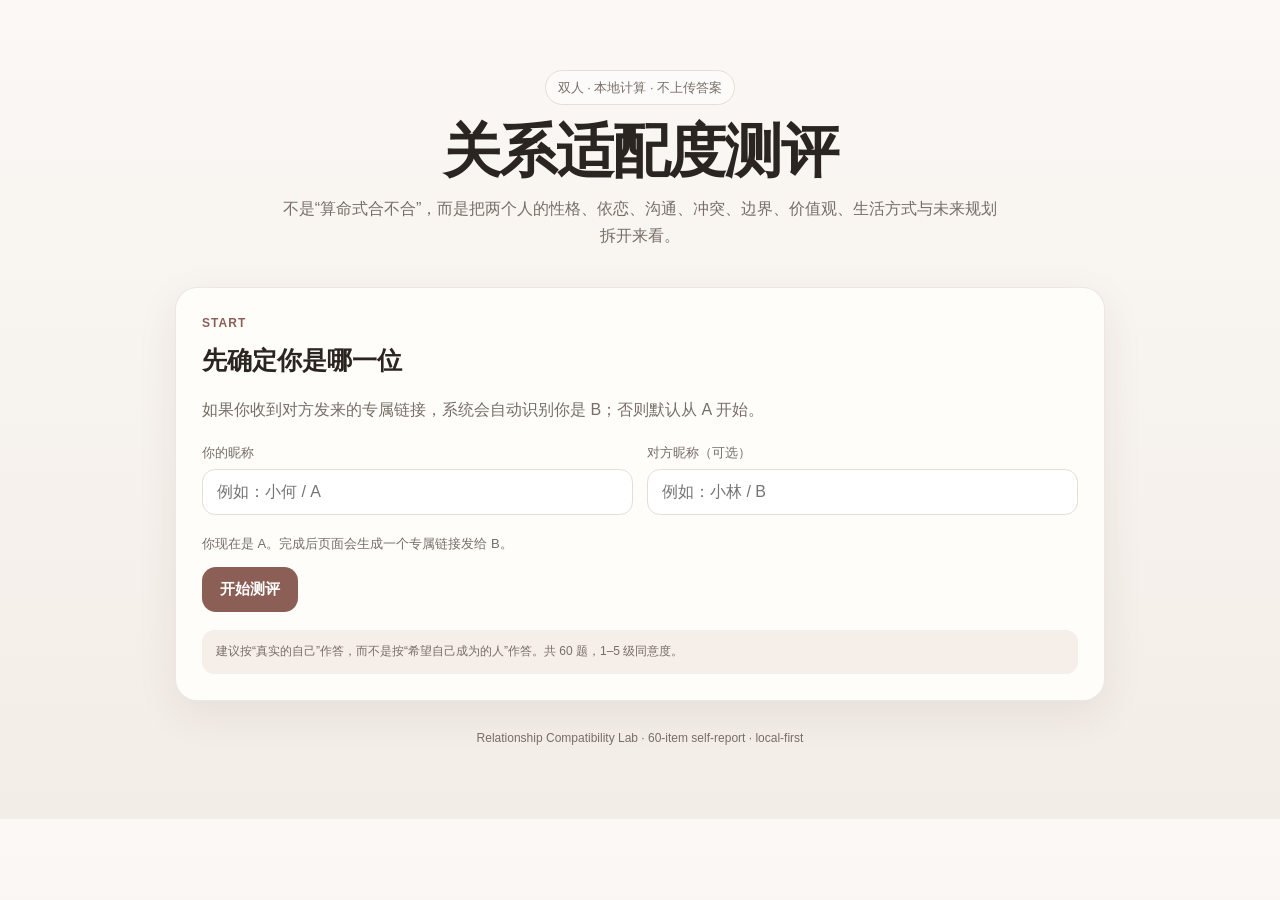
<file: couple-assets/index.html>
<!doctype html>
<html lang="zh-CN">
<head>
<meta charset="utf-8">
<meta name="viewport" content="width=device-width,initial-scale=1">
<title>双人关系适配度测评</title>
<meta name="description" content="双人情侣关系适配度测评：分别填写，生成性格画像、相似互补、冲突风险与长期关系建议。">
<link rel="stylesheet" href="/couple-assets/style.css">
</head>
<body>
<main class="wrap">
<header class="hero"><span class="badge">双人 · 本地计算 · 不上传答案</span><h1>关系适配度测评</h1><p>不是“算命式合不合”，而是把两个人的性格、依恋、沟通、冲突、边界、价值观、生活方式与未来规划拆开来看。</p></header>

<section id="intro" class="card">
<div class="kicker">START</div><h2>先确定你是哪一位</h2>
<p class="muted">如果你收到对方发来的专属链接，系统会自动识别你是 B；否则默认从 A 开始。</p>
<div class="formrow">
<label>你的昵称<input id="nickname" maxlength="18" placeholder="例如：小何 / A"></label>
<label>对方昵称（可选）<input id="partnername" maxlength="18" placeholder="例如：小林 / B"></label>
</div>
<p id="roleHint" class="mini"></p>
<button id="startBtn" class="btn">开始测评</button>
<div class="note">建议按“真实的自己”作答，而不是按“希望自己成为的人”作答。共 60 题，1–5 级同意度。</div>
</section>

<section id="quiz" class="card hidden">
<div class="qhead"><span id="qcat" class="chip"></span><span id="qno" class="mini"></span></div>
<div class="progress"><i id="progress"></i></div>
<div id="question" class="question"></div>
<div id="scale" class="scale"></div>
<div class="nav"><button id="prevBtn" class="btn secondary">上一题</button><button id="nextBtn" class="btn" disabled>下一题</button></div>
</section>

<section id="share" class="card hidden">
<div class="kicker">A 已完成</div><h2>把专属链接发给另一位</h2>
<p class="muted">链接只携带 A 的答题编码，不需要登录；B 完成后直接在浏览器生成联合报告。</p>
<div id="shareUrl" class="sharebox"></div>
<div class="actions"><button id="copyBtn" class="btn">复制链接</button><span id="copyOk" class="ok"></span></div>
<div class="note">拿到链接的人可以参与配对测评，所以只发给你希望参与的人。</div>
</section>

<section id="report" class="hidden">
<section class="card scorecard">
<div class="ring" id="totalRing" style="--v:0"><div><strong id="totalScore">0</strong><small>/100</small></div></div>
<div><div class="kicker">COUPLE REPORT</div><h2 id="reportTitle"></h2><p id="reportSummary" class="muted"></p><div id="headlinePills"></div></div>
<div class="note full">本测评用于关系自我理解，不是临床心理诊断，也不替代现实相处经验、共同决策或专业咨询。总分不等于“应该结婚/分手”。</div>
</section>

<section class="card"><h2>两个人的性格画像</h2><p class="muted">先看“各自是什么样的人”，再看“放在一起会发生什么”。</p><div id="people" class="grid2"></div></section>
<section class="card"><h2>关系核心维度</h2><p class="muted">分数越高，代表这组组合在该维度更容易形成稳定配合；差距不是天然坏事，关键看是否可协商。</p><div id="dims" class="dims"></div></section>
<section class="card"><h2>相似、互补与冲突</h2><div class="grid2"><div><h3>主要相似点</h3><ul id="similar"></ul></div><div><h3>主要互补点</h3><ul id="complement"></ul></div></div><h3>潜在冲突源</h3><div id="conflicts"></div></section>
<section class="card"><h2>长期关系分析</h2><div id="longterm"></div><h3>最值得认真谈清楚的问题</h3><ol id="questionsToDiscuss"></ol></section>
<section class="card"><h2>详细对照</h2><div class="tablewrap"><table><thead><tr><th>维度</th><th id="thA">A</th><th id="thB">B</th><th>差距</th><th>解读</th></tr></thead><tbody id="compareBody"></tbody></table></div></section>
<section class="card"><button id="restartBtn" class="btn secondary">重新开始一组测评</button></section>
</section>
<footer>Relationship Compatibility Lab · 60-item self-report · local-first</footer>
</main>
<script src="/couple-assets/questions.js"></script>
<script src="/couple-assets/app.js"></script>
</body>
</html>
</file>
<file: couple-assets/style.css>
:root{--bg:#f6f2ed;--card:#fffdfa;--ink:#2b2521;--muted:#776e67;--line:#e8ddd4;--accent:#8c5f56;--accent2:#c69a8d;--soft:#f1e4de;--good:#5d8068;--warn:#b17a48;--bad:#a75d5d;--shadow:0 14px 42px rgba(63,43,33,.08)}
*{box-sizing:border-box}body{margin:0;background:linear-gradient(180deg,#fbf8f5 0,#f3ede7 100%);color:var(--ink);font-family:-apple-system,BlinkMacSystemFont,"Segoe UI","PingFang SC","Microsoft YaHei",sans-serif;line-height:1.65}.wrap{width:min(930px,92vw);margin:auto;padding:28px 0 70px}.hero{text-align:center;padding:42px 0 18px}.hero h1{font-size:clamp(34px,6vw,58px);line-height:1.05;margin:16px 0 14px;letter-spacing:-.03em}.hero p{max-width:720px;margin:auto;color:var(--muted)}.badge,.chip,.pill{display:inline-block;border-radius:999px}.badge{padding:6px 12px;border:1px solid var(--line);background:#fff9;color:var(--muted);font-size:13px}.card{background:var(--card);border:1px solid rgba(140,95,86,.14);box-shadow:var(--shadow);border-radius:22px;padding:26px;margin-top:20px}h2{margin:6px 0 4px;font-size:25px}h3{margin:22px 0 6px}.muted,.mini{color:var(--muted)}.mini{font-size:13px}.kicker{font-size:12px;font-weight:800;letter-spacing:.09em;color:var(--accent)}.formrow{display:grid;grid-template-columns:1fr 1fr;gap:14px;margin:18px 0}.formrow label{font-size:13px;color:var(--muted)}input{display:block;width:100%;margin-top:6px;padding:13px 14px;border:1px solid var(--line);border-radius:13px;background:#fff;font-size:16px;outline:0}input:focus{border-color:var(--accent2);box-shadow:0 0 0 3px rgba(198,154,141,.17)}.btn{border:0;border-radius:14px;padding:13px 18px;background:var(--accent);color:#fff;font-weight:750;font-size:15px;cursor:pointer}.btn.secondary{background:#eee6df;color:var(--ink)}.btn:disabled{opacity:.45;cursor:not-allowed}.note{font-size:12px;color:var(--muted);padding:12px 14px;background:#f6eee8;border-radius:12px;margin-top:18px}.hidden{display:none!important}.qhead{display:flex;justify-content:space-between;gap:10px}.chip{padding:4px 9px;background:var(--soft);color:var(--accent);font-size:12px}.progress{height:8px;background:#eee5de;border-radius:999px;overflow:hidden;margin:14px 0 4px}.progress i{display:block;height:100%;width:0;background:linear-gradient(90deg,var(--accent),#bf8c80);transition:.2s}.question{font-size:22px;font-weight:760;margin:18px 0 20px}.scale{display:grid;grid-template-columns:repeat(5,1fr);gap:9px}.option{min-height:66px;padding:12px 8px;border:1px solid var(--line);border-radius:14px;background:#fff;text-align:center;cursor:pointer}.option:hover{background:#fff8f5;border-color:var(--accent2)}.option.sel{background:var(--soft);border-color:var(--accent);color:var(--accent);font-weight:700}.nav{display:flex;justify-content:space-between;margin-top:20px}.sharebox{word-break:break-all;padding:14px;border:1px dashed #d7c3b8;border-radius:13px;background:#f7f0eb;font-size:13px}.actions{margin-top:14px}.ok{color:var(--good);font-size:13px;margin-left:10px}.scorecard{display:grid;grid-template-columns:160px 1fr;gap:24px;align-items:center}.scorecard .full{grid-column:1/-1;margin-top:0}.ring{width:150px;height:150px;border-radius:50%;display:grid;place-items:center;background:conic-gradient(var(--accent) calc(var(--v)*1%),#eadfd8 0);position:relative}.ring:after{content:"";position:absolute;inset:13px;background:var(--card);border-radius:50%}.ring div{z-index:1;text-align:center}.ring strong{font-size:38px;display:block}.ring small{color:var(--muted)}.pill{padding:5px 9px;background:#f1e8e2;font-size:12px;margin:4px 4px 0 0}.grid2{display:grid;grid-template-columns:1fr 1fr;gap:16px}.person{background:#fff;border:1px solid var(--line);border-radius:18px;padding:18px}.person h3{margin:0}.trait{margin:12px 0}.traitline{display:flex;justify-content:space-between;font-size:13px;margin-bottom:5px}.bar,.meter{height:9px;border-radius:999px;background:#eee7e1;overflow:hidden}.bar i,.meter i{display:block;height:100%;background:linear-gradient(90deg,#ba877a,#80564f);border-radius:999px}.dims{display:grid;gap:12px}.dim{display:grid;grid-template-columns:120px 1fr 50px;gap:12px;align-items:center}.dim .value{text-align:right;font-weight:750}.callout{border-left:4px solid var(--accent2);padding:10px 14px;background:#fbf5f1;border-radius:0 14px 14px 0;margin:12px 0}.callout.warn{border-color:var(--warn);background:#fbf6ec}.callout.bad{border-color:var(--bad);background:#fbefef}ul,ol{padding-left:20px}li{margin:8px 0}.tablewrap{overflow:auto}table{border-collapse:collapse;width:100%;min-width:680px}th,td{padding:11px 9px;border-bottom:1px solid var(--line);text-align:left;font-size:14px;vertical-align:top}th{font-size:12px;color:var(--muted)}footer{text-align:center;color:var(--muted);font-size:12px;padding-top:28px}
@media(max-width:700px){.wrap{width:min(94vw,930px);padding-top:8px}.hero{padding-top:28px}.card{padding:20px}.formrow,.grid2,.scorecard{grid-template-columns:1fr}.scale{grid-template-columns:1fr}.option{min-height:auto}.ring{margin:auto}.scorecard{text-align:center}.dim{grid-template-columns:100px 1fr 44px}.question{font-size:20px}}
</file>
